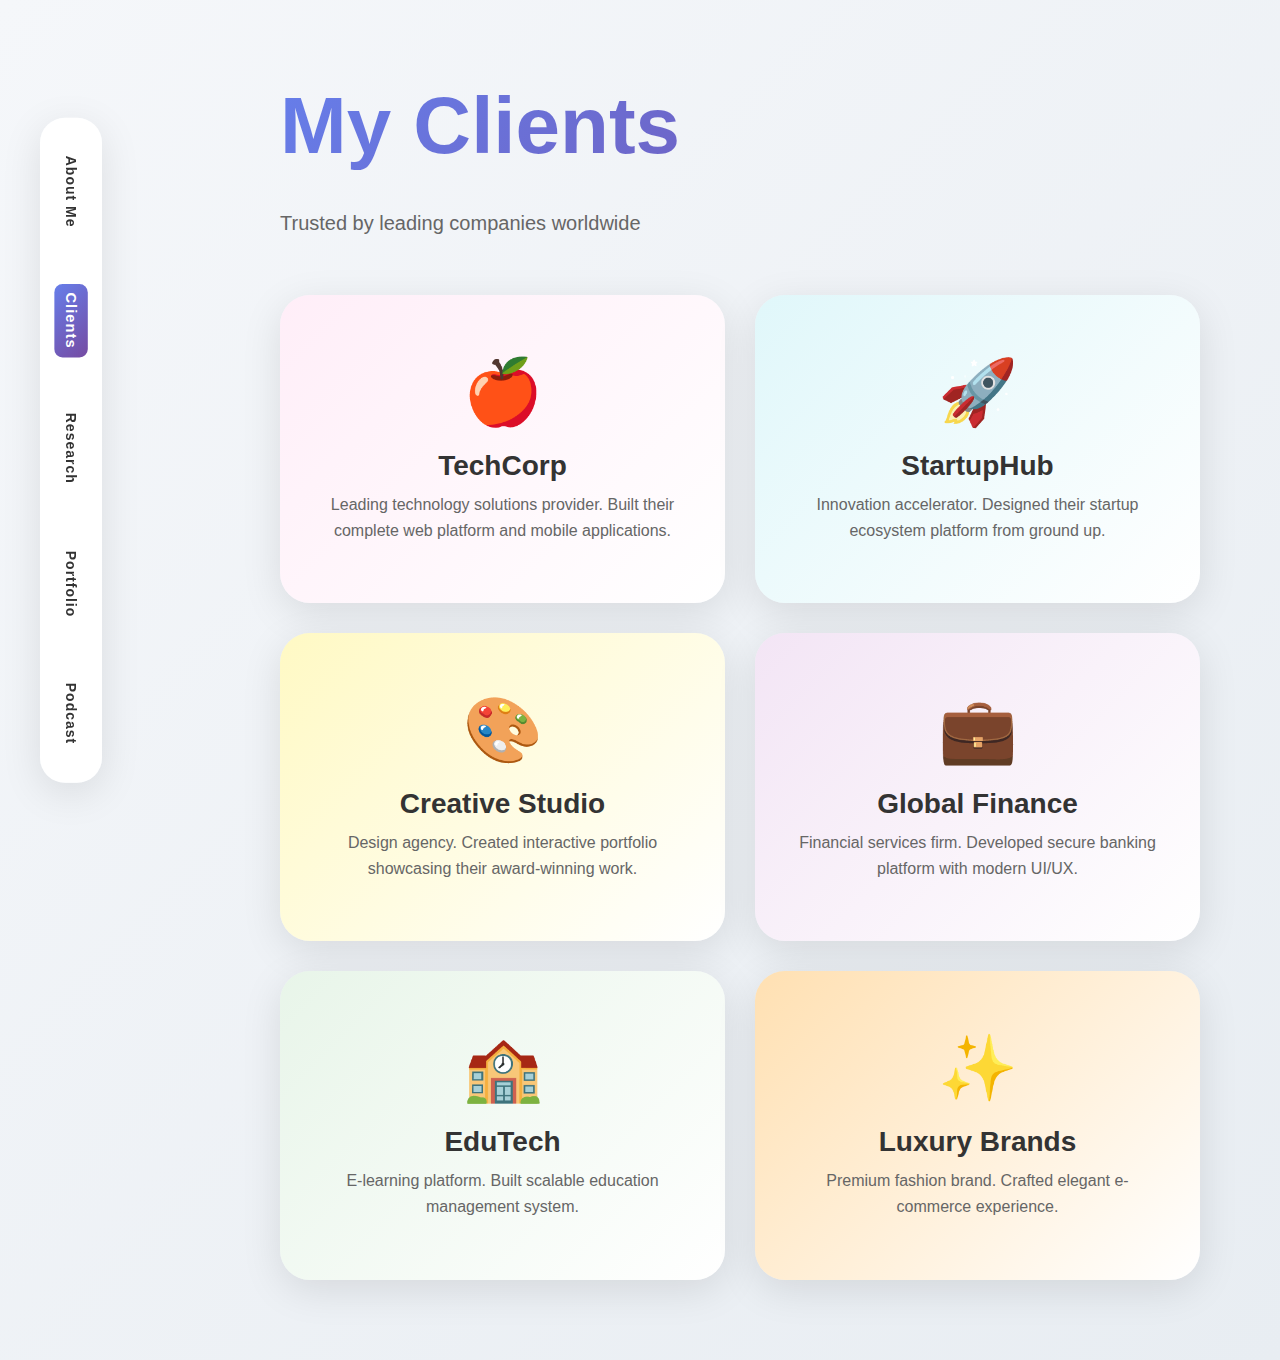
<file: clients.html>
<!DOCTYPE html>
<html lang="en">
<head>
    <meta charset="UTF-8">
    <meta name="viewport" content="width=device-width, initial-scale=1.0">
    <title>Clients - Vaibhav Shah</title>
    <link rel="stylesheet" href="style.css">
    <style>
        .page-content {
            margin-left: 200px;
            padding: 80px;
            max-width: 1400px;
        }
        
        .page-title {
            font-size: 80px;
            font-weight: 900;
            color: #000;
            margin-bottom: 40px;
            background: linear-gradient(135deg, #667eea 0%, #764ba2 100%);
            -webkit-background-clip: text;
            -webkit-text-fill-color: transparent;
        }
        
        .clients-grid {
            display: grid;
            grid-template-columns: repeat(auto-fit, minmax(300px, 1fr));
            gap: 30px;
            margin-top: 60px;
        }
        
        .client-card {
            background: #fff;
            padding: 60px 40px;
            border-radius: 30px;
            box-shadow: 0 10px 40px rgba(0, 0, 0, 0.1);
            transition: all 0.3s ease;
            text-align: center;
            cursor: pointer;
        }
        
        .client-card:hover {
            transform: translateY(-15px);
            box-shadow: 0 20px 60px rgba(0, 0, 0, 0.2);
        }
        
        .client-logo {
            font-size: 64px;
            margin-bottom: 20px;
        }
        
        .client-name {
            font-size: 28px;
            font-weight: 700;
            color: #333;
            margin-bottom: 10px;
        }
        
        .client-description {
            font-size: 16px;
            color: #666;
            line-height: 1.6;
        }
        
        .client-card:nth-child(1) { background: linear-gradient(135deg, #ffeef8 0%, #fff 100%); }
        .client-card:nth-child(2) { background: linear-gradient(135deg, #e0f7fa 0%, #fff 100%); }
        .client-card:nth-child(3) { background: linear-gradient(135deg, #fff9c4 0%, #fff 100%); }
        .client-card:nth-child(4) { background: linear-gradient(135deg, #f3e5f5 0%, #fff 100%); }
        .client-card:nth-child(5) { background: linear-gradient(135deg, #e8f5e9 0%, #fff 100%); }
        .client-card:nth-child(6) { background: linear-gradient(135deg, #ffe0b2 0%, #fff 100%); }
    </style>
</head>
<body>
    <nav class="sidebar-nav">
        <a href="aboutme.html" class="nav-item" data-testid="nav-about">About Me</a>
        <a href="clients.html" class="nav-item active" data-testid="nav-clients">Clients</a>
        <a href="research.html" class="nav-item" data-testid="nav-research">Research</a>
        <a href="index.html" class="nav-item" data-testid="nav-portfolio">Portfolio</a>
        <a href="podcast.html" class="nav-item" data-testid="nav-podcast">Podcast</a>
    </nav>

    <div class="page-content">
        <h1 class="page-title" data-testid="page-title">My Clients</h1>
        <p style="font-size: 20px; color: #666; margin-bottom: 20px;">Trusted by leading companies worldwide</p>
        
        <div class="clients-grid">
            <div class="client-card" data-testid="client-card-1">
                <div class="client-logo">🍎</div>
                <h3 class="client-name">TechCorp</h3>
                <p class="client-description">Leading technology solutions provider. Built their complete web platform and mobile applications.</p>
            </div>
            
            <div class="client-card" data-testid="client-card-2">
                <div class="client-logo">🚀</div>
                <h3 class="client-name">StartupHub</h3>
                <p class="client-description">Innovation accelerator. Designed their startup ecosystem platform from ground up.</p>
            </div>
            
            <div class="client-card" data-testid="client-card-3">
                <div class="client-logo">🎨</div>
                <h3 class="client-name">Creative Studio</h3>
                <p class="client-description">Design agency. Created interactive portfolio showcasing their award-winning work.</p>
            </div>
            
            <div class="client-card" data-testid="client-card-4">
                <div class="client-logo">💼</div>
                <h3 class="client-name">Global Finance</h3>
                <p class="client-description">Financial services firm. Developed secure banking platform with modern UI/UX.</p>
            </div>
            
            <div class="client-card" data-testid="client-card-5">
                <div class="client-logo">🏫</div>
                <h3 class="client-name">EduTech</h3>
                <p class="client-description">E-learning platform. Built scalable education management system.</p>
            </div>
            
            <div class="client-card" data-testid="client-card-6">
                <div class="client-logo">✨</div>
                <h3 class="client-name">Luxury Brands</h3>
                <p class="client-description">Premium fashion brand. Crafted elegant e-commerce experience.</p>
            </div>
        </div>
    </div>
    
    <script src="script.js"></script>
</body>
</html>
</file>
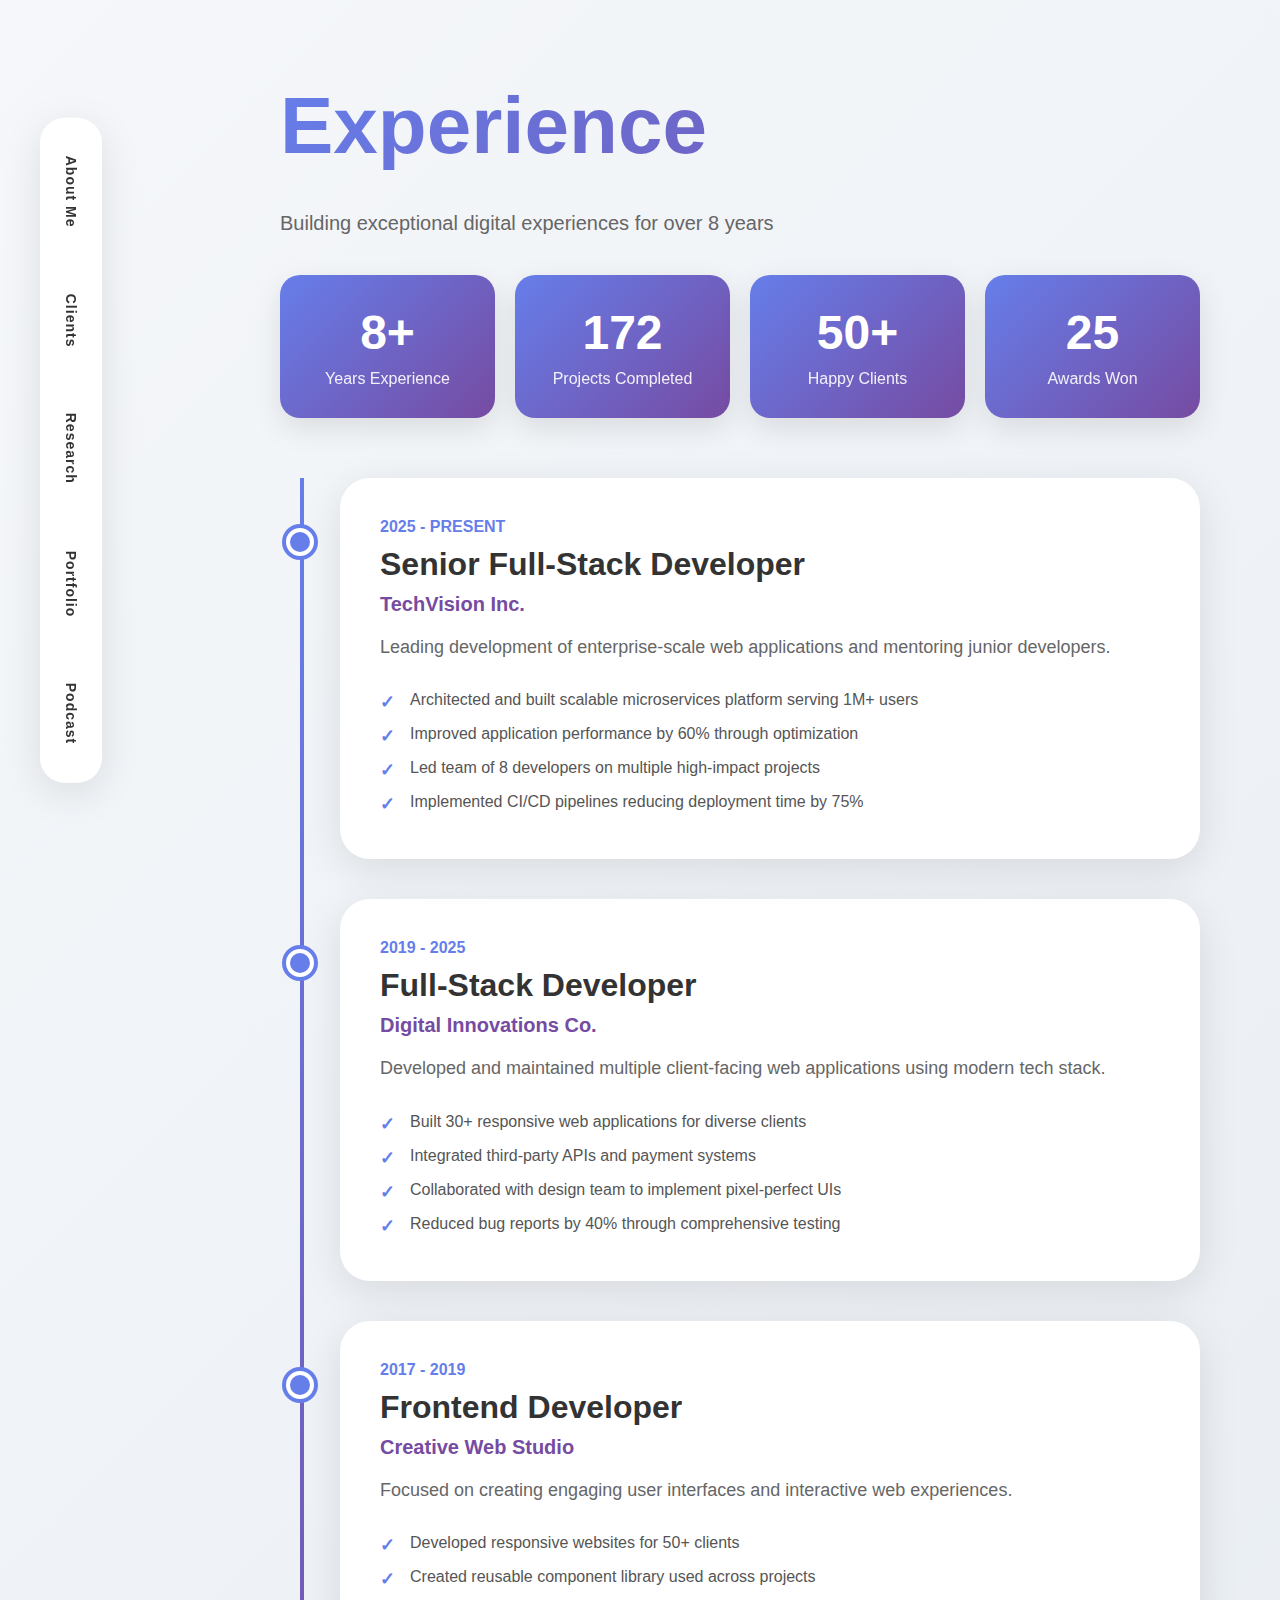
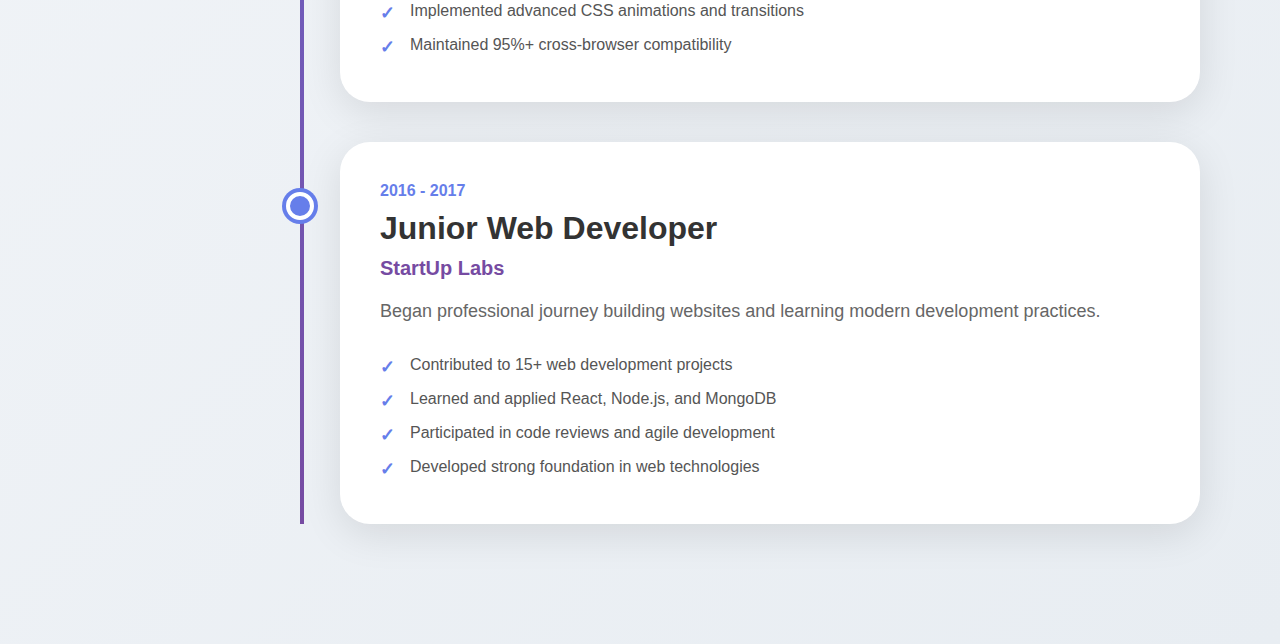
<file: experience.html>
<!DOCTYPE html>
<html lang="en">
<head>
    <meta charset="UTF-8">
    <meta name="viewport" content="width=device-width, initial-scale=1.0">
    <title>Experience - Vaibhav Shah</title>
    <link rel="stylesheet" href="style.css">
    <style>
        .page-content {
            margin-left: 200px;
            padding: 80px;
            max-width: 1200px;
        }
        
        .page-title {
            font-size: 80px;
            font-weight: 900;
            color: #000;
            margin-bottom: 40px;
            background: linear-gradient(135deg, #667eea 0%, #764ba2 100%);
            -webkit-background-clip: text;
            -webkit-text-fill-color: transparent;
        }
        
        .experience-timeline {
            margin-top: 60px;
            position: relative;
            padding-left: 60px;
        }
        
        .experience-timeline::before {
            content: '';
            position: absolute;
            left: 20px;
            top: 0;
            bottom: 0;
            width: 4px;
            background: linear-gradient(180deg, #667eea 0%, #764ba2 100%);
        }
        
        .experience-item {
            background: #fff;
            padding: 40px;
            border-radius: 30px;
            margin-bottom: 40px;
            box-shadow: 0 10px 40px rgba(0, 0, 0, 0.1);
            position: relative;
            transition: transform 0.3s ease;
        }
        
        .experience-item:hover {
            transform: translateX(10px);
        }
        
        .experience-item::before {
            content: '';
            position: absolute;
            left: -54px;
            top: 50px;
            width: 20px;
            height: 20px;
            background: #667eea;
            border-radius: 50%;
            border: 4px solid #fff;
            box-shadow: 0 0 0 4px #667eea;
        }
        
        .experience-period {
            font-size: 16px;
            font-weight: 700;
            color: #667eea;
            margin-bottom: 10px;
        }
        
        .experience-title {
            font-size: 32px;
            font-weight: 700;
            color: #333;
            margin-bottom: 10px;
        }
        
        .experience-company {
            font-size: 20px;
            font-weight: 600;
            color: #764ba2;
            margin-bottom: 15px;
        }
        
        .experience-description {
            font-size: 18px;
            line-height: 1.8;
            color: #666;
            margin-bottom: 20px;
        }
        
        .experience-achievements {
            list-style: none;
            margin-top: 15px;
        }
        
        .experience-achievements li {
            padding: 8px 0;
            padding-left: 30px;
            position: relative;
            color: #555;
        }
        
        .experience-achievements li::before {
            content: '✓';
            position: absolute;
            left: 0;
            color: #667eea;
            font-weight: 700;
            font-size: 18px;
        }
        
        .stats-summary {
            display: grid;
            grid-template-columns: repeat(auto-fit, minmax(200px, 1fr));
            gap: 20px;
            margin-bottom: 60px;
            margin-top: 40px;
        }
        
        .stat-box {
            background: linear-gradient(135deg, #667eea 0%, #764ba2 100%);
            padding: 30px;
            border-radius: 20px;
            text-align: center;
            color: #fff;
            box-shadow: 0 10px 30px rgba(0, 0, 0, 0.1);
        }
        
        .stat-box h3 {
            font-size: 48px;
            font-weight: 900;
            margin-bottom: 10px;
        }
        
        .stat-box p {
            font-size: 16px;
            opacity: 0.9;
        }
    </style>
</head>
<body>
    <nav class="sidebar-nav">
        <a href="aboutme.html" class="nav-item" data-testid="nav-about">About Me</a>
        <a href="clients.html" class="nav-item" data-testid="nav-clients">Clients</a>
        <a href="research.html" class="nav-item" data-testid="nav-research">Research</a>
        <a href="index.html" class="nav-item" data-testid="nav-portfolio">Portfolio</a>
        <a href="podcast.html" class="nav-item" data-testid="nav-podcast">Podcast</a>
    </nav>

    <div class="page-content">
        <h1 class="page-title" data-testid="page-title">Experience</h1>
        <p style="font-size: 20px; color: #666; margin-bottom: 20px;">Building exceptional digital experiences for over 8 years</p>
        
        <div class="stats-summary">
            <div class="stat-box" data-testid="stat-years">
                <h3>8+</h3>
                <p>Years Experience</p>
            </div>
            <div class="stat-box" data-testid="stat-projects">
                <h3>172</h3>
                <p>Projects Completed</p>
            </div>
            <div class="stat-box" data-testid="stat-clients">
                <h3>50+</h3>
                <p>Happy Clients</p>
            </div>
            <div class="stat-box" data-testid="stat-awards">
                <h3>25</h3>
                <p>Awards Won</p>
            </div>
        </div>
        
        <div class="experience-timeline">
            <div class="experience-item" data-testid="experience-item-1">
                <div class="experience-period">2025 - PRESENT</div>
                <h3 class="experience-title">Senior Full-Stack Developer</h3>
                <div class="experience-company">TechVision Inc.</div>
                <p class="experience-description">Leading development of enterprise-scale web applications and mentoring junior developers.</p>
                <ul class="experience-achievements">
                    <li>Architected and built scalable microservices platform serving 1M+ users</li>
                    <li>Improved application performance by 60% through optimization</li>
                    <li>Led team of 8 developers on multiple high-impact projects</li>
                    <li>Implemented CI/CD pipelines reducing deployment time by 75%</li>
                </ul>
            </div>
            
            <div class="experience-item" data-testid="experience-item-2">
                <div class="experience-period">2019 - 2025</div>
                <h3 class="experience-title">Full-Stack Developer</h3>
                <div class="experience-company">Digital Innovations Co.</div>
                <p class="experience-description">Developed and maintained multiple client-facing web applications using modern tech stack.</p>
                <ul class="experience-achievements">
                    <li>Built 30+ responsive web applications for diverse clients</li>
                    <li>Integrated third-party APIs and payment systems</li>
                    <li>Collaborated with design team to implement pixel-perfect UIs</li>
                    <li>Reduced bug reports by 40% through comprehensive testing</li>
                </ul>
            </div>
            
            <div class="experience-item" data-testid="experience-item-3">
                <div class="experience-period">2017 - 2019</div>
                <h3 class="experience-title">Frontend Developer</h3>
                <div class="experience-company">Creative Web Studio</div>
                <p class="experience-description">Focused on creating engaging user interfaces and interactive web experiences.</p>
                <ul class="experience-achievements">
                    <li>Developed responsive websites for 50+ clients</li>
                    <li>Created reusable component library used across projects</li>
                    <li>Implemented advanced CSS animations and transitions</li>
                    <li>Maintained 95%+ cross-browser compatibility</li>
                </ul>
            </div>
            
            <div class="experience-item" data-testid="experience-item-4">
                <div class="experience-period">2016 - 2017</div>
                <h3 class="experience-title">Junior Web Developer</h3>
                <div class="experience-company">StartUp Labs</div>
                <p class="experience-description">Began professional journey building websites and learning modern development practices.</p>
                <ul class="experience-achievements">
                    <li>Contributed to 15+ web development projects</li>
                    <li>Learned and applied React, Node.js, and MongoDB</li>
                    <li>Participated in code reviews and agile development</li>
                    <li>Developed strong foundation in web technologies</li>
                </ul>
            </div>
        </div>
    </div>
    
    <script src="script.js"></script>
</body>
</html>
</file>
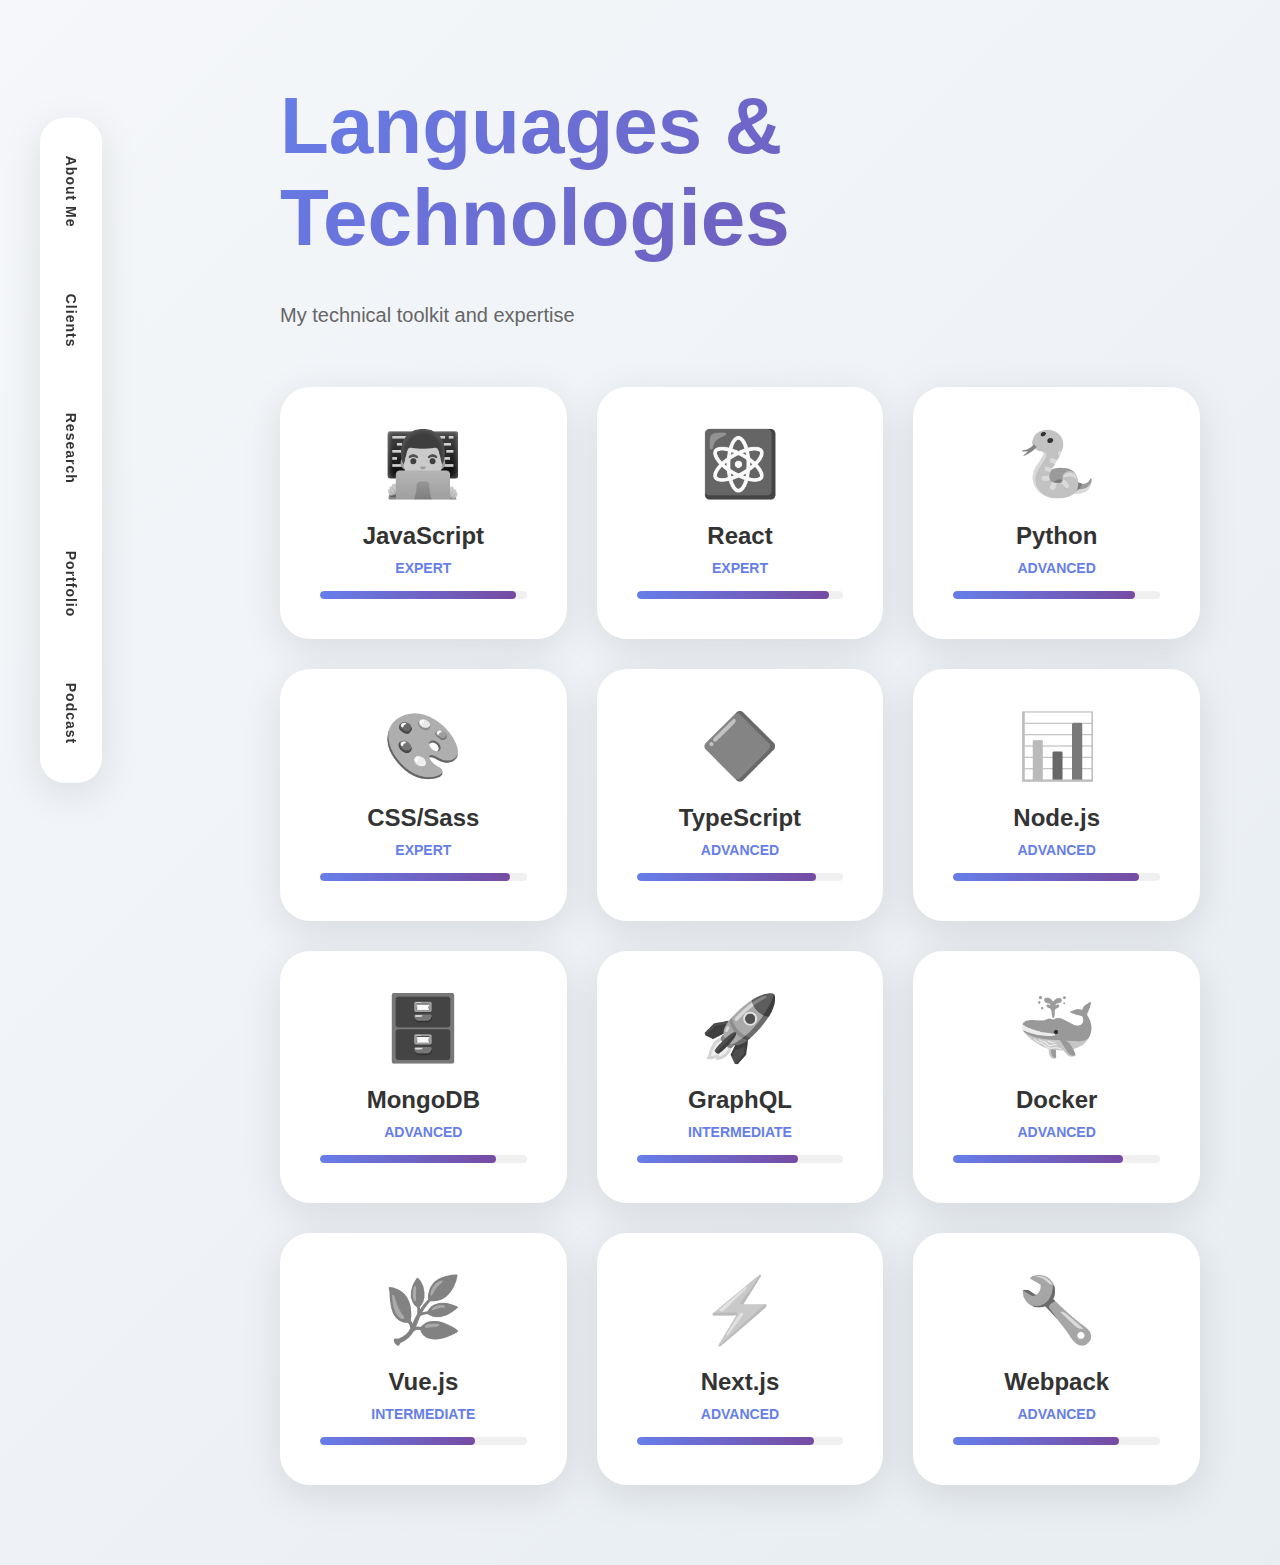
<file: languages.html>
<!DOCTYPE html>
<html lang="en">
<head>
    <meta charset="UTF-8">
    <meta name="viewport" content="width=device-width, initial-scale=1.0">
    <title>Languages - Vaibhav Shah</title>
    <link rel="stylesheet" href="style.css">
    <style>
        .page-content {
            margin-left: 200px;
            padding: 80px;
            max-width: 1400px;
        }
        
        .page-title {
            font-size: 80px;
            font-weight: 900;
            color: #000;
            margin-bottom: 40px;
            background: linear-gradient(135deg, #667eea 0%, #764ba2 100%);
            -webkit-background-clip: text;
            -webkit-text-fill-color: transparent;
        }
        
        .languages-grid {
            display: grid;
            grid-template-columns: repeat(auto-fit, minmax(250px, 1fr));
            gap: 30px;
            margin-top: 60px;
        }
        
        .language-card {
            background: #fff;
            padding: 40px;
            border-radius: 30px;
            box-shadow: 0 10px 40px rgba(0, 0, 0, 0.1);
            transition: all 0.3s ease;
            text-align: center;
            cursor: pointer;
            position: relative;
            overflow: hidden;
        }
        
        .language-card::before {
            content: '';
            position: absolute;
            top: 0;
            left: 0;
            width: 100%;
            height: 5px;
            background: linear-gradient(90deg, #667eea 0%, #764ba2 100%);
            transform: scaleX(0);
            transition: transform 0.3s ease;
        }
        
        .language-card:hover::before {
            transform: scaleX(1);
        }
        
        .language-card:hover {
            transform: translateY(-15px);
            box-shadow: 0 20px 60px rgba(0, 0, 0, 0.2);
        }
        
        .language-icon {
            font-size: 64px;
            margin-bottom: 20px;
            filter: grayscale(100%);
            transition: filter 0.3s ease;
        }
        
        .language-card:hover .language-icon {
            filter: grayscale(0%);
        }
        
        .language-name {
            font-size: 24px;
            font-weight: 700;
            color: #333;
            margin-bottom: 10px;
        }
        
        .language-level {
            font-size: 14px;
            color: #667eea;
            font-weight: 600;
            margin-bottom: 15px;
        }
        
        .progress-bar {
            width: 100%;
            height: 8px;
            background: #f0f0f0;
            border-radius: 10px;
            overflow: hidden;
        }
        
        .progress-fill {
            height: 100%;
            background: linear-gradient(90deg, #667eea 0%, #764ba2 100%);
            border-radius: 10px;
            transition: width 0.3s ease;
        }
    </style>
</head>
<body>
    <nav class="sidebar-nav">
        <a href="aboutme.html" class="nav-item" data-testid="nav-about">About Me</a>
        <a href="clients.html" class="nav-item" data-testid="nav-clients">Clients</a>
        <a href="research.html" class="nav-item" data-testid="nav-research">Research</a>
        <a href="index.html" class="nav-item" data-testid="nav-portfolio">Portfolio</a>
        <a href="podcast.html" class="nav-item" data-testid="nav-podcast">Podcast</a>
    </nav>

    <div class="page-content">
        <h1 class="page-title" data-testid="page-title">Languages & Technologies</h1>
        <p style="font-size: 20px; color: #666; margin-bottom: 20px;">My technical toolkit and expertise</p>
        
        <div class="languages-grid">
            <div class="language-card" data-testid="language-card-1">
                <div class="language-icon">👨‍💻</div>
                <h3 class="language-name">JavaScript</h3>
                <div class="language-level">EXPERT</div>
                <div class="progress-bar">
                    <div class="progress-fill" style="width: 95%;"></div>
                </div>
            </div>
            
            <div class="language-card" data-testid="language-card-2">
                <div class="language-icon">⚛️</div>
                <h3 class="language-name">React</h3>
                <div class="language-level">EXPERT</div>
                <div class="progress-bar">
                    <div class="progress-fill" style="width: 93%;"></div>
                </div>
            </div>
            
            <div class="language-card" data-testid="language-card-3">
                <div class="language-icon">🐍</div>
                <h3 class="language-name">Python</h3>
                <div class="language-level">ADVANCED</div>
                <div class="progress-bar">
                    <div class="progress-fill" style="width: 88%;"></div>
                </div>
            </div>
            
            <div class="language-card" data-testid="language-card-4">
                <div class="language-icon">🎨</div>
                <h3 class="language-name">CSS/Sass</h3>
                <div class="language-level">EXPERT</div>
                <div class="progress-bar">
                    <div class="progress-fill" style="width: 92%;"></div>
                </div>
            </div>
            
            <div class="language-card" data-testid="language-card-5">
                <div class="language-icon">🔷</div>
                <h3 class="language-name">TypeScript</h3>
                <div class="language-level">ADVANCED</div>
                <div class="progress-bar">
                    <div class="progress-fill" style="width: 87%;"></div>
                </div>
            </div>
            
            <div class="language-card" data-testid="language-card-6">
                <div class="language-icon">📊</div>
                <h3 class="language-name">Node.js</h3>
                <div class="language-level">ADVANCED</div>
                <div class="progress-bar">
                    <div class="progress-fill" style="width: 90%;"></div>
                </div>
            </div>
            
            <div class="language-card" data-testid="language-card-7">
                <div class="language-icon">🗄️</div>
                <h3 class="language-name">MongoDB</h3>
                <div class="language-level">ADVANCED</div>
                <div class="progress-bar">
                    <div class="progress-fill" style="width: 85%;"></div>
                </div>
            </div>
            
            <div class="language-card" data-testid="language-card-8">
                <div class="language-icon">🚀</div>
                <h3 class="language-name">GraphQL</h3>
                <div class="language-level">INTERMEDIATE</div>
                <div class="progress-bar">
                    <div class="progress-fill" style="width: 78%;"></div>
                </div>
            </div>
            
            <div class="language-card" data-testid="language-card-9">
                <div class="language-icon">🐳</div>
                <h3 class="language-name">Docker</h3>
                <div class="language-level">ADVANCED</div>
                <div class="progress-bar">
                    <div class="progress-fill" style="width: 82%;"></div>
                </div>
            </div>
            
            <div class="language-card" data-testid="language-card-10">
                <div class="language-icon">🌿</div>
                <h3 class="language-name">Vue.js</h3>
                <div class="language-level">INTERMEDIATE</div>
                <div class="progress-bar">
                    <div class="progress-fill" style="width: 75%;"></div>
                </div>
            </div>
            
            <div class="language-card" data-testid="language-card-11">
                <div class="language-icon">⚡</div>
                <h3 class="language-name">Next.js</h3>
                <div class="language-level">ADVANCED</div>
                <div class="progress-bar">
                    <div class="progress-fill" style="width: 86%;"></div>
                </div>
            </div>
            
            <div class="language-card" data-testid="language-card-12">
                <div class="language-icon">🔧</div>
                <h3 class="language-name">Webpack</h3>
                <div class="language-level">ADVANCED</div>
                <div class="progress-bar">
                    <div class="progress-fill" style="width: 80%;"></div>
                </div>
            </div>
        </div>
    </div>
    
    <script src="script.js"></script>
</body>
</html>
</file>
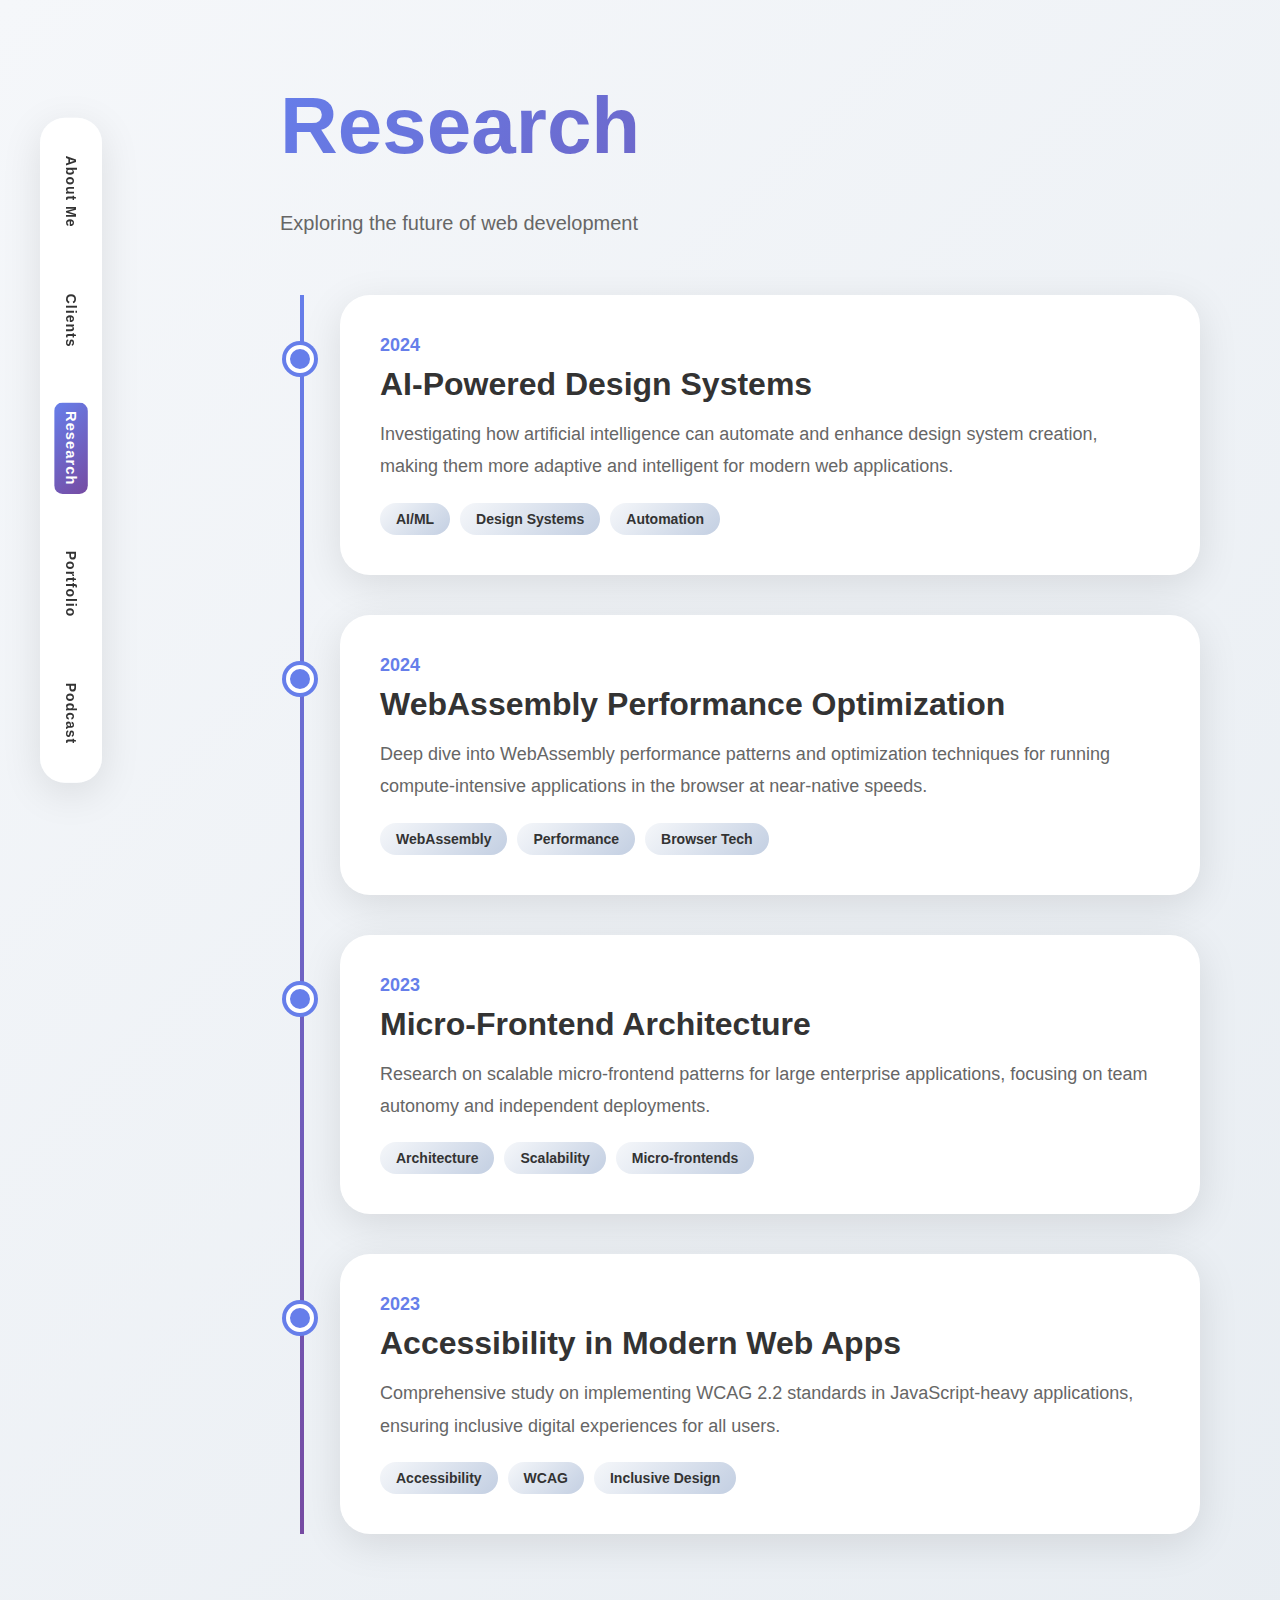
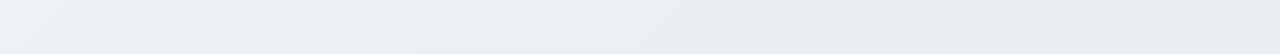
<file: research.html>
<!DOCTYPE html>
<html lang="en">
<head>
    <meta charset="UTF-8">
    <meta name="viewport" content="width=device-width, initial-scale=1.0">
    <title>Research - Jon Daniel</title>
    <link rel="stylesheet" href="style.css">
    <style>
        .page-content {
            margin-left: 200px;
            padding: 80px;
            max-width: 1200px;
        }
        
        .page-title {
            font-size: 80px;
            font-weight: 900;
            color: #000;
            margin-bottom: 40px;
            background: linear-gradient(135deg, #667eea 0%, #764ba2 100%);
            -webkit-background-clip: text;
            -webkit-text-fill-color: transparent;
        }
        
        .research-timeline {
            margin-top: 60px;
            position: relative;
            padding-left: 60px;
        }
        
        .research-timeline::before {
            content: '';
            position: absolute;
            left: 20px;
            top: 0;
            bottom: 0;
            width: 4px;
            background: linear-gradient(180deg, #667eea 0%, #764ba2 100%);
        }
        
        .research-item {
            background: #fff;
            padding: 40px;
            border-radius: 30px;
            margin-bottom: 40px;
            box-shadow: 0 10px 40px rgba(0, 0, 0, 0.1);
            position: relative;
            transition: transform 0.3s ease;
        }
        
        .research-item:hover {
            transform: translateX(10px);
        }
        
        .research-item::before {
            content: '';
            position: absolute;
            left: -54px;
            top: 50px;
            width: 20px;
            height: 20px;
            background: #667eea;
            border-radius: 50%;
            border: 4px solid #fff;
            box-shadow: 0 0 0 4px #667eea;
        }
        
        .research-year {
            font-size: 18px;
            font-weight: 700;
            color: #667eea;
            margin-bottom: 10px;
        }
        
        .research-title {
            font-size: 32px;
            font-weight: 700;
            color: #333;
            margin-bottom: 15px;
        }
        
        .research-description {
            font-size: 18px;
            line-height: 1.8;
            color: #666;
        }
        
        .research-tags {
            display: flex;
            gap: 10px;
            flex-wrap: wrap;
            margin-top: 20px;
        }
        
        .tag {
            padding: 8px 16px;
            background: linear-gradient(135deg, #f5f7fa 0%, #c3cfe2 100%);
            border-radius: 20px;
            font-size: 14px;
            font-weight: 600;
            color: #333;
        }
    </style>
</head>
<body>
    <nav class="sidebar-nav">
        <a href="aboutme.html" class="nav-item" data-testid="nav-about">About Me</a>
        <a href="clients.html" class="nav-item" data-testid="nav-clients">Clients</a>
        <a href="research.html" class="nav-item active" data-testid="nav-research">Research</a>
        <a href="index.html" class="nav-item" data-testid="nav-portfolio">Portfolio</a>
        <a href="podcast.html" class="nav-item" data-testid="nav-podcast">Podcast</a>
    </nav>

    <div class="page-content">
        <h1 class="page-title" data-testid="page-title">Research</h1>
        <p style="font-size: 20px; color: #666; margin-bottom: 20px;">Exploring the future of web development</p>
        
        <div class="research-timeline">
            <div class="research-item" data-testid="research-item-1">
                <div class="research-year">2024</div>
                <h3 class="research-title">AI-Powered Design Systems</h3>
                <p class="research-description">Investigating how artificial intelligence can automate and enhance design system creation, making them more adaptive and intelligent for modern web applications.</p>
                <div class="research-tags">
                    <span class="tag">AI/ML</span>
                    <span class="tag">Design Systems</span>
                    <span class="tag">Automation</span>
                </div>
            </div>
            
            <div class="research-item" data-testid="research-item-2">
                <div class="research-year">2024</div>
                <h3 class="research-title">WebAssembly Performance Optimization</h3>
                <p class="research-description">Deep dive into WebAssembly performance patterns and optimization techniques for running compute-intensive applications in the browser at near-native speeds.</p>
                <div class="research-tags">
                    <span class="tag">WebAssembly</span>
                    <span class="tag">Performance</span>
                    <span class="tag">Browser Tech</span>
                </div>
            </div>
            
            <div class="research-item" data-testid="research-item-3">
                <div class="research-year">2023</div>
                <h3 class="research-title">Micro-Frontend Architecture</h3>
                <p class="research-description">Research on scalable micro-frontend patterns for large enterprise applications, focusing on team autonomy and independent deployments.</p>
                <div class="research-tags">
                    <span class="tag">Architecture</span>
                    <span class="tag">Scalability</span>
                    <span class="tag">Micro-frontends</span>
                </div>
            </div>
            
            <div class="research-item" data-testid="research-item-4">
                <div class="research-year">2023</div>
                <h3 class="research-title">Accessibility in Modern Web Apps</h3>
                <p class="research-description">Comprehensive study on implementing WCAG 2.2 standards in JavaScript-heavy applications, ensuring inclusive digital experiences for all users.</p>
                <div class="research-tags">
                    <span class="tag">Accessibility</span>
                    <span class="tag">WCAG</span>
                    <span class="tag">Inclusive Design</span>
                </div>
            </div>
        </div>
    </div>
    
    <script src="script.js"></script>
</body>
</html>
</file>
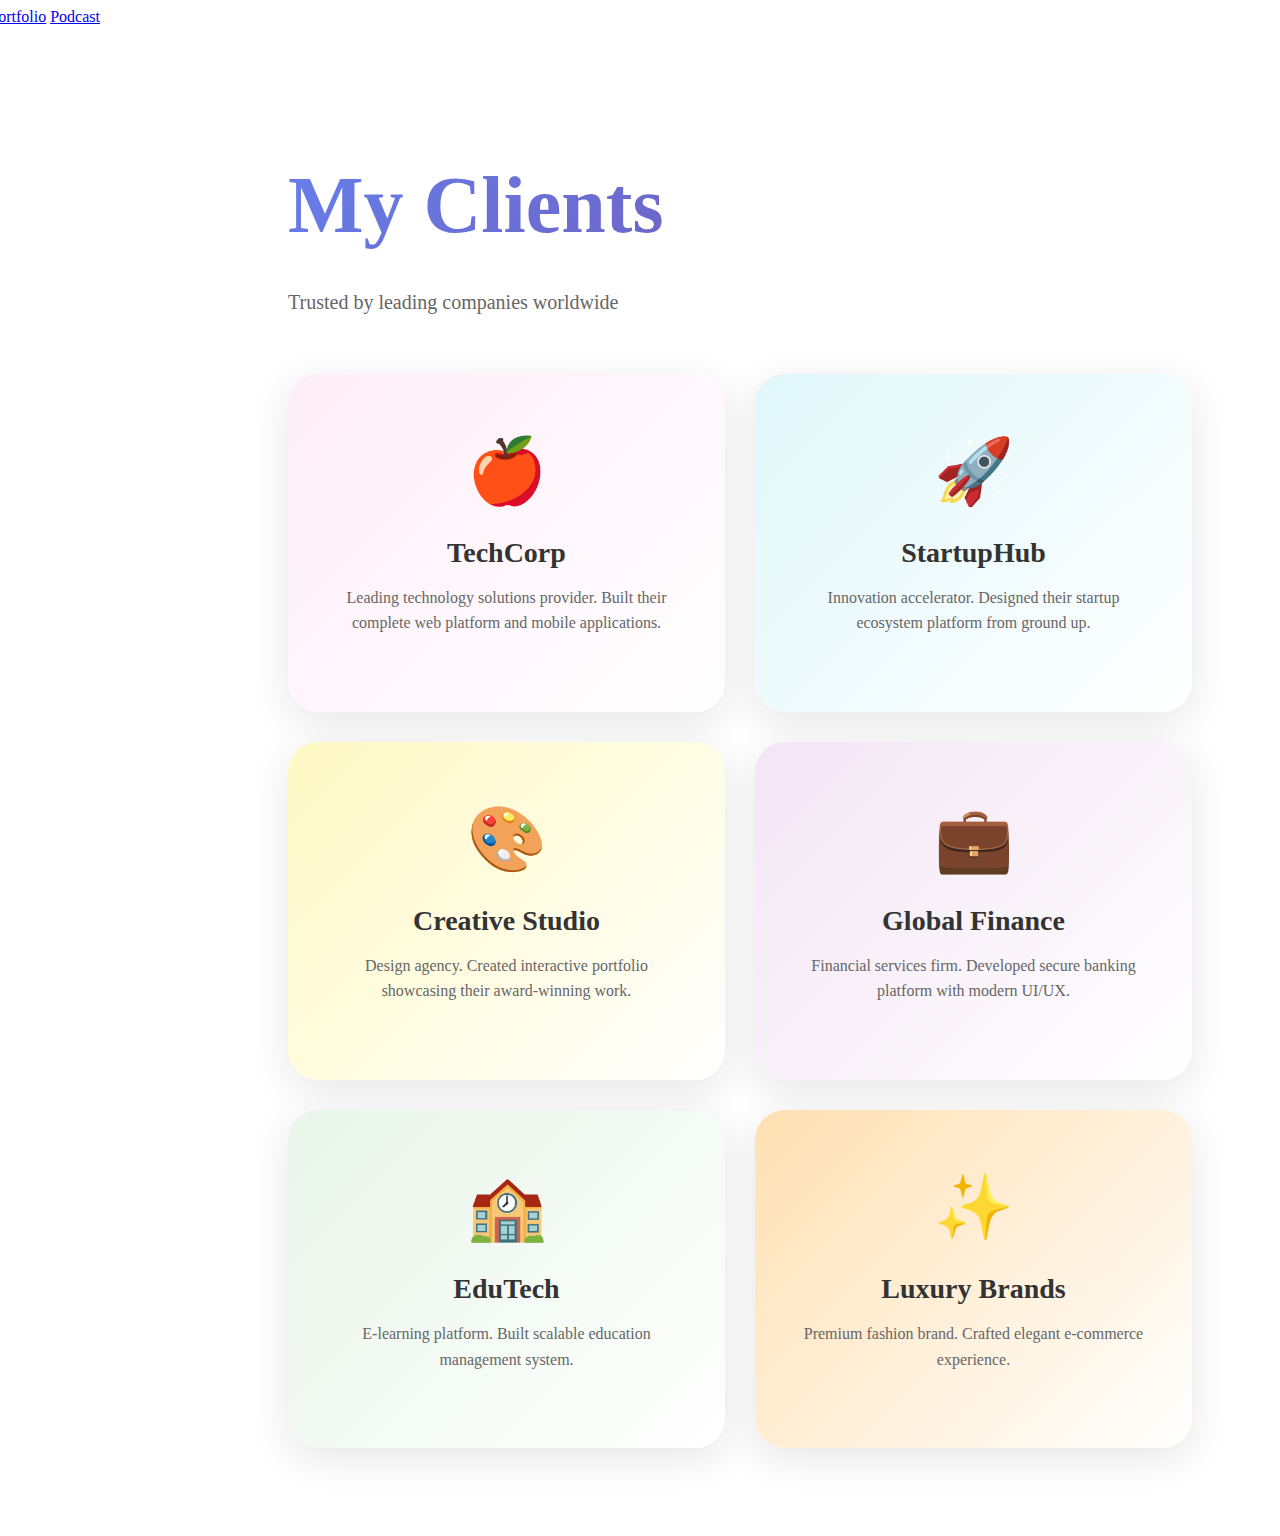
<file: web devloper/clients.html>
<!DOCTYPE html>
<html lang="en">
<head>
    <meta charset="UTF-8">
    <meta name="viewport" content="width=device-width, initial-scale=1.0">
    <title>Clients - Jon Daniel</title>
    <link rel="stylesheet" href="style.css">
    <style>
        .page-content {
            margin-left: 200px;
            padding: 80px;
            max-width: 1400px;
        }
        
        .page-title {
            font-size: 80px;
            font-weight: 900;
            color: #000;
            margin-bottom: 40px;
            background: linear-gradient(135deg, #667eea 0%, #764ba2 100%);
            -webkit-background-clip: text;
            -webkit-text-fill-color: transparent;
        }
        
        .clients-grid {
            display: grid;
            grid-template-columns: repeat(auto-fit, minmax(300px, 1fr));
            gap: 30px;
            margin-top: 60px;
        }
        
        .client-card {
            background: #fff;
            padding: 60px 40px;
            border-radius: 30px;
            box-shadow: 0 10px 40px rgba(0, 0, 0, 0.1);
            transition: all 0.3s ease;
            text-align: center;
            cursor: pointer;
        }
        
        .client-card:hover {
            transform: translateY(-15px);
            box-shadow: 0 20px 60px rgba(0, 0, 0, 0.2);
        }
        
        .client-logo {
            font-size: 64px;
            margin-bottom: 20px;
        }
        
        .client-name {
            font-size: 28px;
            font-weight: 700;
            color: #333;
            margin-bottom: 10px;
        }
        
        .client-description {
            font-size: 16px;
            color: #666;
            line-height: 1.6;
        }
        
        .client-card:nth-child(1) { background: linear-gradient(135deg, #ffeef8 0%, #fff 100%); }
        .client-card:nth-child(2) { background: linear-gradient(135deg, #e0f7fa 0%, #fff 100%); }
        .client-card:nth-child(3) { background: linear-gradient(135deg, #fff9c4 0%, #fff 100%); }
        .client-card:nth-child(4) { background: linear-gradient(135deg, #f3e5f5 0%, #fff 100%); }
        .client-card:nth-child(5) { background: linear-gradient(135deg, #e8f5e9 0%, #fff 100%); }
        .client-card:nth-child(6) { background: linear-gradient(135deg, #ffe0b2 0%, #fff 100%); }
    </style>
</head>
<body>
    <nav class="sidebar-nav">
        <a href="aboutme.html" class="nav-item" data-testid="nav-about">About Me</a>
        <a href="clients.html" class="nav-item active" data-testid="nav-clients">Clients</a>
        <a href="research.html" class="nav-item" data-testid="nav-research">Research</a>
        <a href="index.html" class="nav-item" data-testid="nav-portfolio">Portfolio</a>
        <a href="podcast.html" class="nav-item" data-testid="nav-podcast">Podcast</a>
    </nav>

    <div class="page-content">
        <h1 class="page-title" data-testid="page-title">My Clients</h1>
        <p style="font-size: 20px; color: #666; margin-bottom: 20px;">Trusted by leading companies worldwide</p>
        
        <div class="clients-grid">
            <div class="client-card" data-testid="client-card-1">
                <div class="client-logo">🍎</div>
                <h3 class="client-name">TechCorp</h3>
                <p class="client-description">Leading technology solutions provider. Built their complete web platform and mobile applications.</p>
            </div>
            
            <div class="client-card" data-testid="client-card-2">
                <div class="client-logo">🚀</div>
                <h3 class="client-name">StartupHub</h3>
                <p class="client-description">Innovation accelerator. Designed their startup ecosystem platform from ground up.</p>
            </div>
            
            <div class="client-card" data-testid="client-card-3">
                <div class="client-logo">🎨</div>
                <h3 class="client-name">Creative Studio</h3>
                <p class="client-description">Design agency. Created interactive portfolio showcasing their award-winning work.</p>
            </div>
            
            <div class="client-card" data-testid="client-card-4">
                <div class="client-logo">💼</div>
                <h3 class="client-name">Global Finance</h3>
                <p class="client-description">Financial services firm. Developed secure banking platform with modern UI/UX.</p>
            </div>
            
            <div class="client-card" data-testid="client-card-5">
                <div class="client-logo">🏫</div>
                <h3 class="client-name">EduTech</h3>
                <p class="client-description">E-learning platform. Built scalable education management system.</p>
            </div>
            
            <div class="client-card" data-testid="client-card-6">
                <div class="client-logo">✨</div>
                <h3 class="client-name">Luxury Brands</h3>
                <p class="client-description">Premium fashion brand. Crafted elegant e-commerce experience.</p>
            </div>
        </div>
    </div>
    
    <script src="script.js"></script>
</body>
</html>
</file>
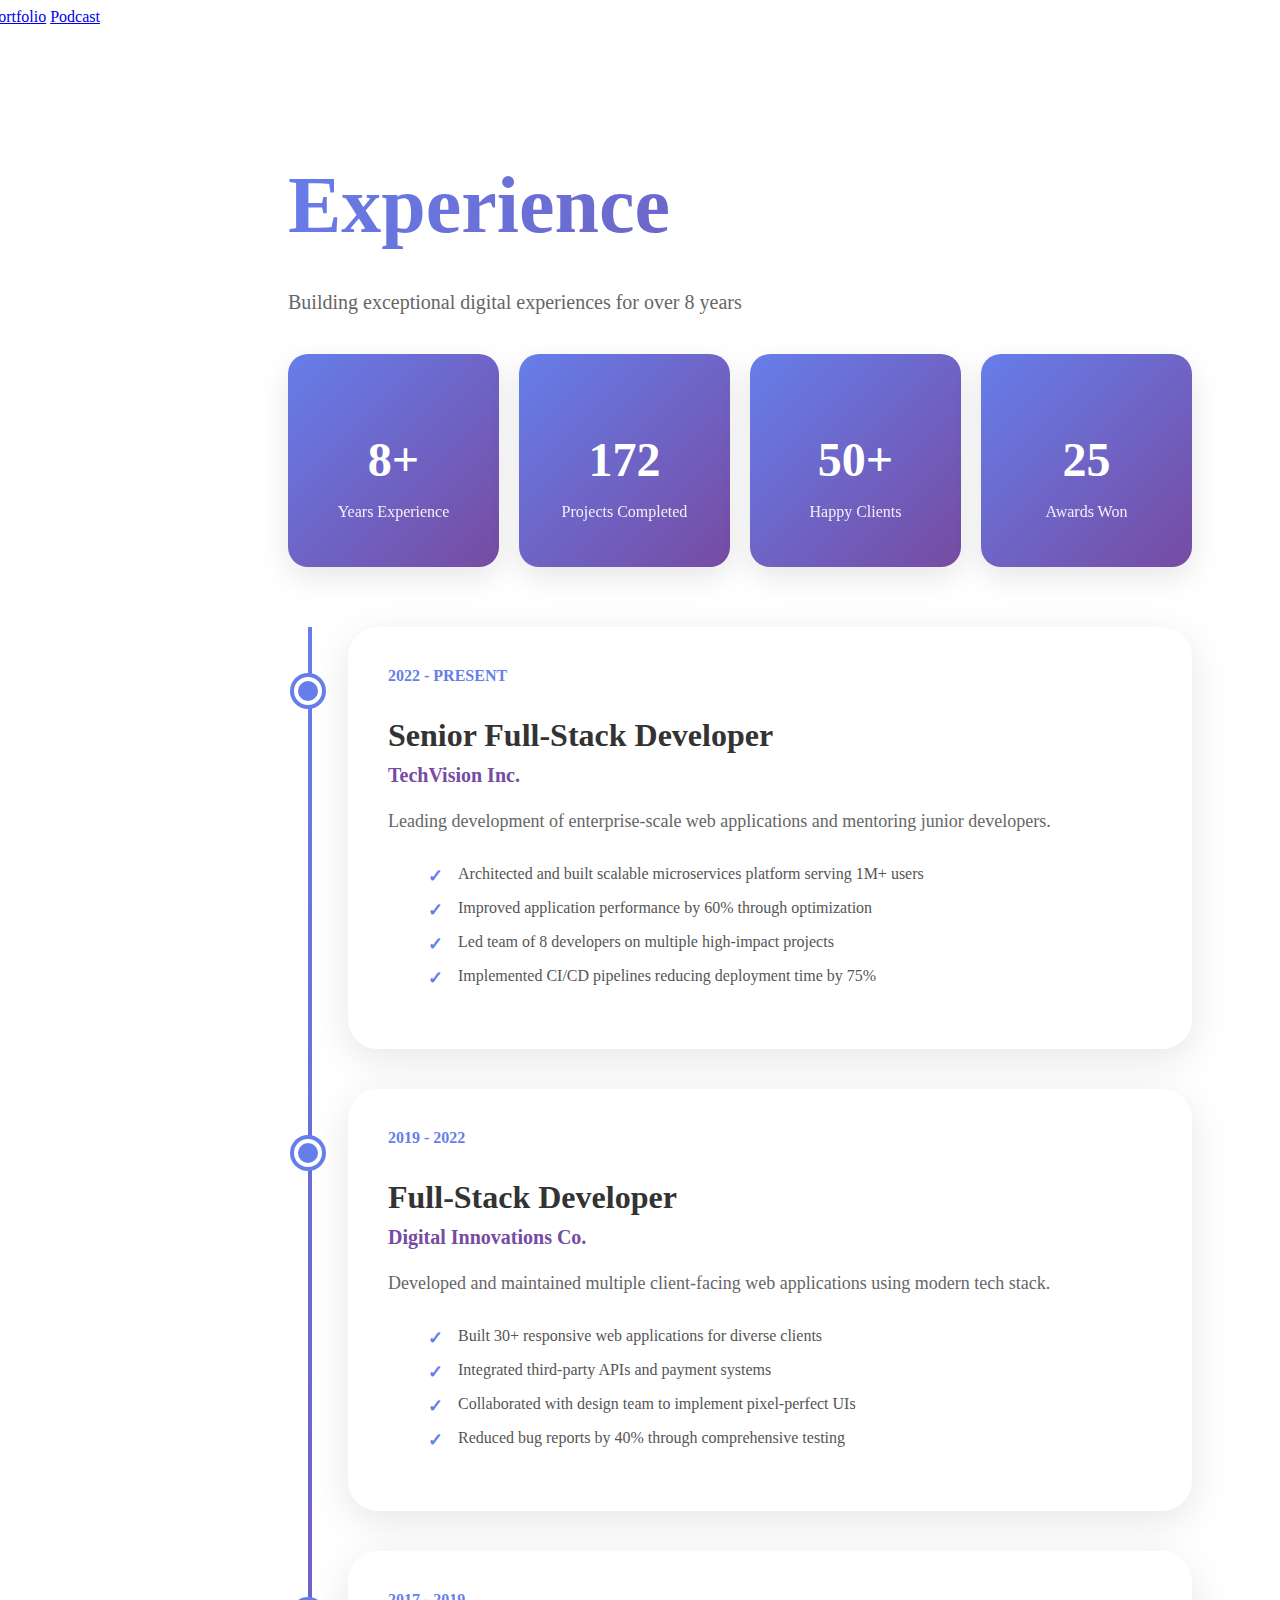
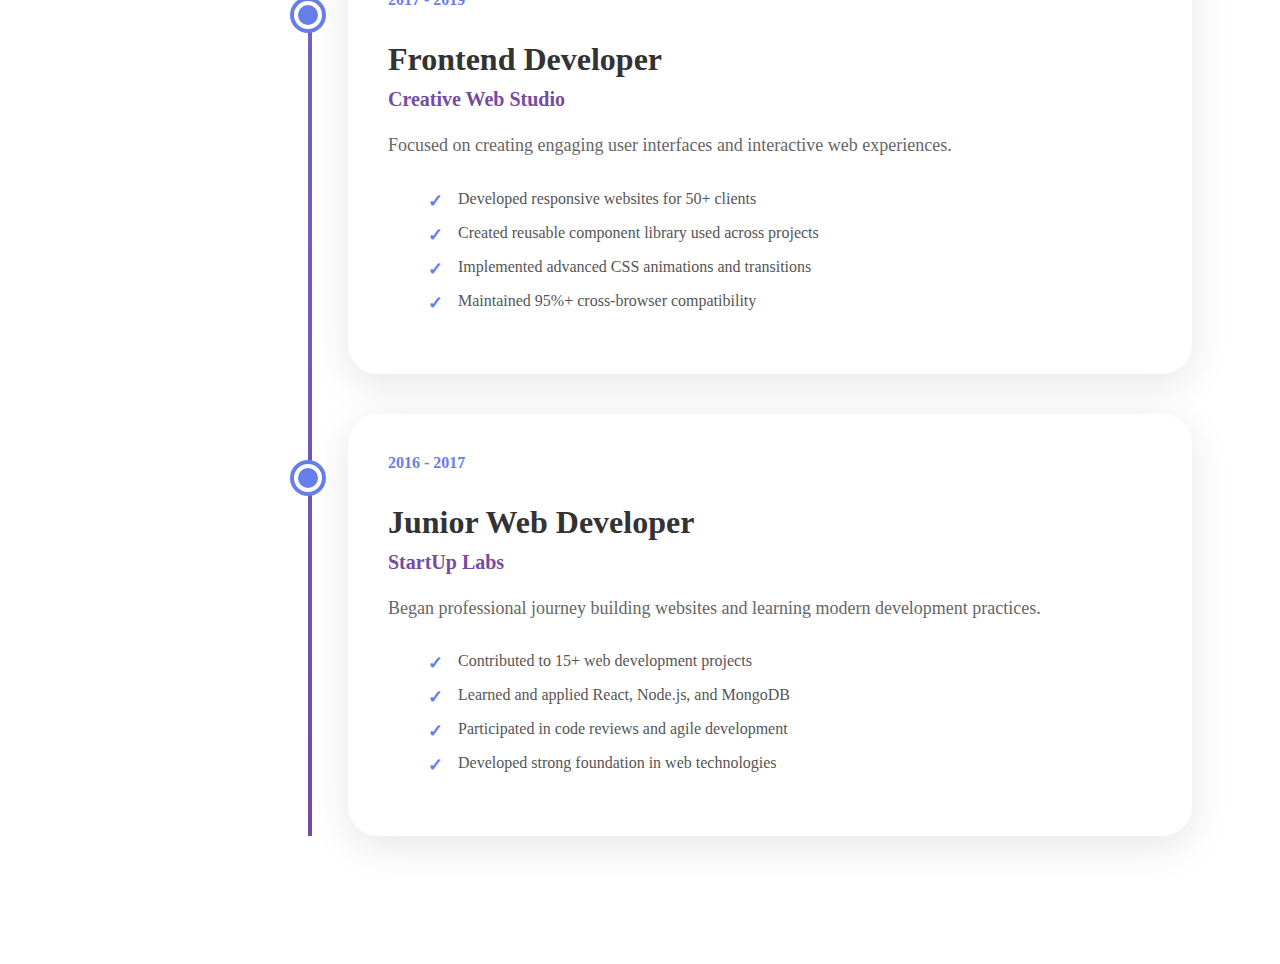
<file: web devloper/experience.html>
<!DOCTYPE html>
<html lang="en">
<head>
    <meta charset="UTF-8">
    <meta name="viewport" content="width=device-width, initial-scale=1.0">
    <title>Experience - Jon Daniel</title>
    <link rel="stylesheet" href="style.css">
    <style>
        .page-content {
            margin-left: 200px;
            padding: 80px;
            max-width: 1200px;
        }
        
        .page-title {
            font-size: 80px;
            font-weight: 900;
            color: #000;
            margin-bottom: 40px;
            background: linear-gradient(135deg, #667eea 0%, #764ba2 100%);
            -webkit-background-clip: text;
            -webkit-text-fill-color: transparent;
        }
        
        .experience-timeline {
            margin-top: 60px;
            position: relative;
            padding-left: 60px;
        }
        
        .experience-timeline::before {
            content: '';
            position: absolute;
            left: 20px;
            top: 0;
            bottom: 0;
            width: 4px;
            background: linear-gradient(180deg, #667eea 0%, #764ba2 100%);
        }
        
        .experience-item {
            background: #fff;
            padding: 40px;
            border-radius: 30px;
            margin-bottom: 40px;
            box-shadow: 0 10px 40px rgba(0, 0, 0, 0.1);
            position: relative;
            transition: transform 0.3s ease;
        }
        
        .experience-item:hover {
            transform: translateX(10px);
        }
        
        .experience-item::before {
            content: '';
            position: absolute;
            left: -54px;
            top: 50px;
            width: 20px;
            height: 20px;
            background: #667eea;
            border-radius: 50%;
            border: 4px solid #fff;
            box-shadow: 0 0 0 4px #667eea;
        }
        
        .experience-period {
            font-size: 16px;
            font-weight: 700;
            color: #667eea;
            margin-bottom: 10px;
        }
        
        .experience-title {
            font-size: 32px;
            font-weight: 700;
            color: #333;
            margin-bottom: 10px;
        }
        
        .experience-company {
            font-size: 20px;
            font-weight: 600;
            color: #764ba2;
            margin-bottom: 15px;
        }
        
        .experience-description {
            font-size: 18px;
            line-height: 1.8;
            color: #666;
            margin-bottom: 20px;
        }
        
        .experience-achievements {
            list-style: none;
            margin-top: 15px;
        }
        
        .experience-achievements li {
            padding: 8px 0;
            padding-left: 30px;
            position: relative;
            color: #555;
        }
        
        .experience-achievements li::before {
            content: '✓';
            position: absolute;
            left: 0;
            color: #667eea;
            font-weight: 700;
            font-size: 18px;
        }
        
        .stats-summary {
            display: grid;
            grid-template-columns: repeat(auto-fit, minmax(200px, 1fr));
            gap: 20px;
            margin-bottom: 60px;
            margin-top: 40px;
        }
        
        .stat-box {
            background: linear-gradient(135deg, #667eea 0%, #764ba2 100%);
            padding: 30px;
            border-radius: 20px;
            text-align: center;
            color: #fff;
            box-shadow: 0 10px 30px rgba(0, 0, 0, 0.1);
        }
        
        .stat-box h3 {
            font-size: 48px;
            font-weight: 900;
            margin-bottom: 10px;
        }
        
        .stat-box p {
            font-size: 16px;
            opacity: 0.9;
        }
    </style>
</head>
<body>
    <nav class="sidebar-nav">
        <a href="aboutme.html" class="nav-item" data-testid="nav-about">About Me</a>
        <a href="clients.html" class="nav-item" data-testid="nav-clients">Clients</a>
        <a href="research.html" class="nav-item" data-testid="nav-research">Research</a>
        <a href="index.html" class="nav-item" data-testid="nav-portfolio">Portfolio</a>
        <a href="podcast.html" class="nav-item" data-testid="nav-podcast">Podcast</a>
    </nav>

    <div class="page-content">
        <h1 class="page-title" data-testid="page-title">Experience</h1>
        <p style="font-size: 20px; color: #666; margin-bottom: 20px;">Building exceptional digital experiences for over 8 years</p>
        
        <div class="stats-summary">
            <div class="stat-box" data-testid="stat-years">
                <h3>8+</h3>
                <p>Years Experience</p>
            </div>
            <div class="stat-box" data-testid="stat-projects">
                <h3>172</h3>
                <p>Projects Completed</p>
            </div>
            <div class="stat-box" data-testid="stat-clients">
                <h3>50+</h3>
                <p>Happy Clients</p>
            </div>
            <div class="stat-box" data-testid="stat-awards">
                <h3>25</h3>
                <p>Awards Won</p>
            </div>
        </div>
        
        <div class="experience-timeline">
            <div class="experience-item" data-testid="experience-item-1">
                <div class="experience-period">2022 - PRESENT</div>
                <h3 class="experience-title">Senior Full-Stack Developer</h3>
                <div class="experience-company">TechVision Inc.</div>
                <p class="experience-description">Leading development of enterprise-scale web applications and mentoring junior developers.</p>
                <ul class="experience-achievements">
                    <li>Architected and built scalable microservices platform serving 1M+ users</li>
                    <li>Improved application performance by 60% through optimization</li>
                    <li>Led team of 8 developers on multiple high-impact projects</li>
                    <li>Implemented CI/CD pipelines reducing deployment time by 75%</li>
                </ul>
            </div>
            
            <div class="experience-item" data-testid="experience-item-2">
                <div class="experience-period">2019 - 2022</div>
                <h3 class="experience-title">Full-Stack Developer</h3>
                <div class="experience-company">Digital Innovations Co.</div>
                <p class="experience-description">Developed and maintained multiple client-facing web applications using modern tech stack.</p>
                <ul class="experience-achievements">
                    <li>Built 30+ responsive web applications for diverse clients</li>
                    <li>Integrated third-party APIs and payment systems</li>
                    <li>Collaborated with design team to implement pixel-perfect UIs</li>
                    <li>Reduced bug reports by 40% through comprehensive testing</li>
                </ul>
            </div>
            
            <div class="experience-item" data-testid="experience-item-3">
                <div class="experience-period">2017 - 2019</div>
                <h3 class="experience-title">Frontend Developer</h3>
                <div class="experience-company">Creative Web Studio</div>
                <p class="experience-description">Focused on creating engaging user interfaces and interactive web experiences.</p>
                <ul class="experience-achievements">
                    <li>Developed responsive websites for 50+ clients</li>
                    <li>Created reusable component library used across projects</li>
                    <li>Implemented advanced CSS animations and transitions</li>
                    <li>Maintained 95%+ cross-browser compatibility</li>
                </ul>
            </div>
            
            <div class="experience-item" data-testid="experience-item-4">
                <div class="experience-period">2016 - 2017</div>
                <h3 class="experience-title">Junior Web Developer</h3>
                <div class="experience-company">StartUp Labs</div>
                <p class="experience-description">Began professional journey building websites and learning modern development practices.</p>
                <ul class="experience-achievements">
                    <li>Contributed to 15+ web development projects</li>
                    <li>Learned and applied React, Node.js, and MongoDB</li>
                    <li>Participated in code reviews and agile development</li>
                    <li>Developed strong foundation in web technologies</li>
                </ul>
            </div>
        </div>
    </div>
    
    <script src="script.js"></script>
</body>
</html>
</file>
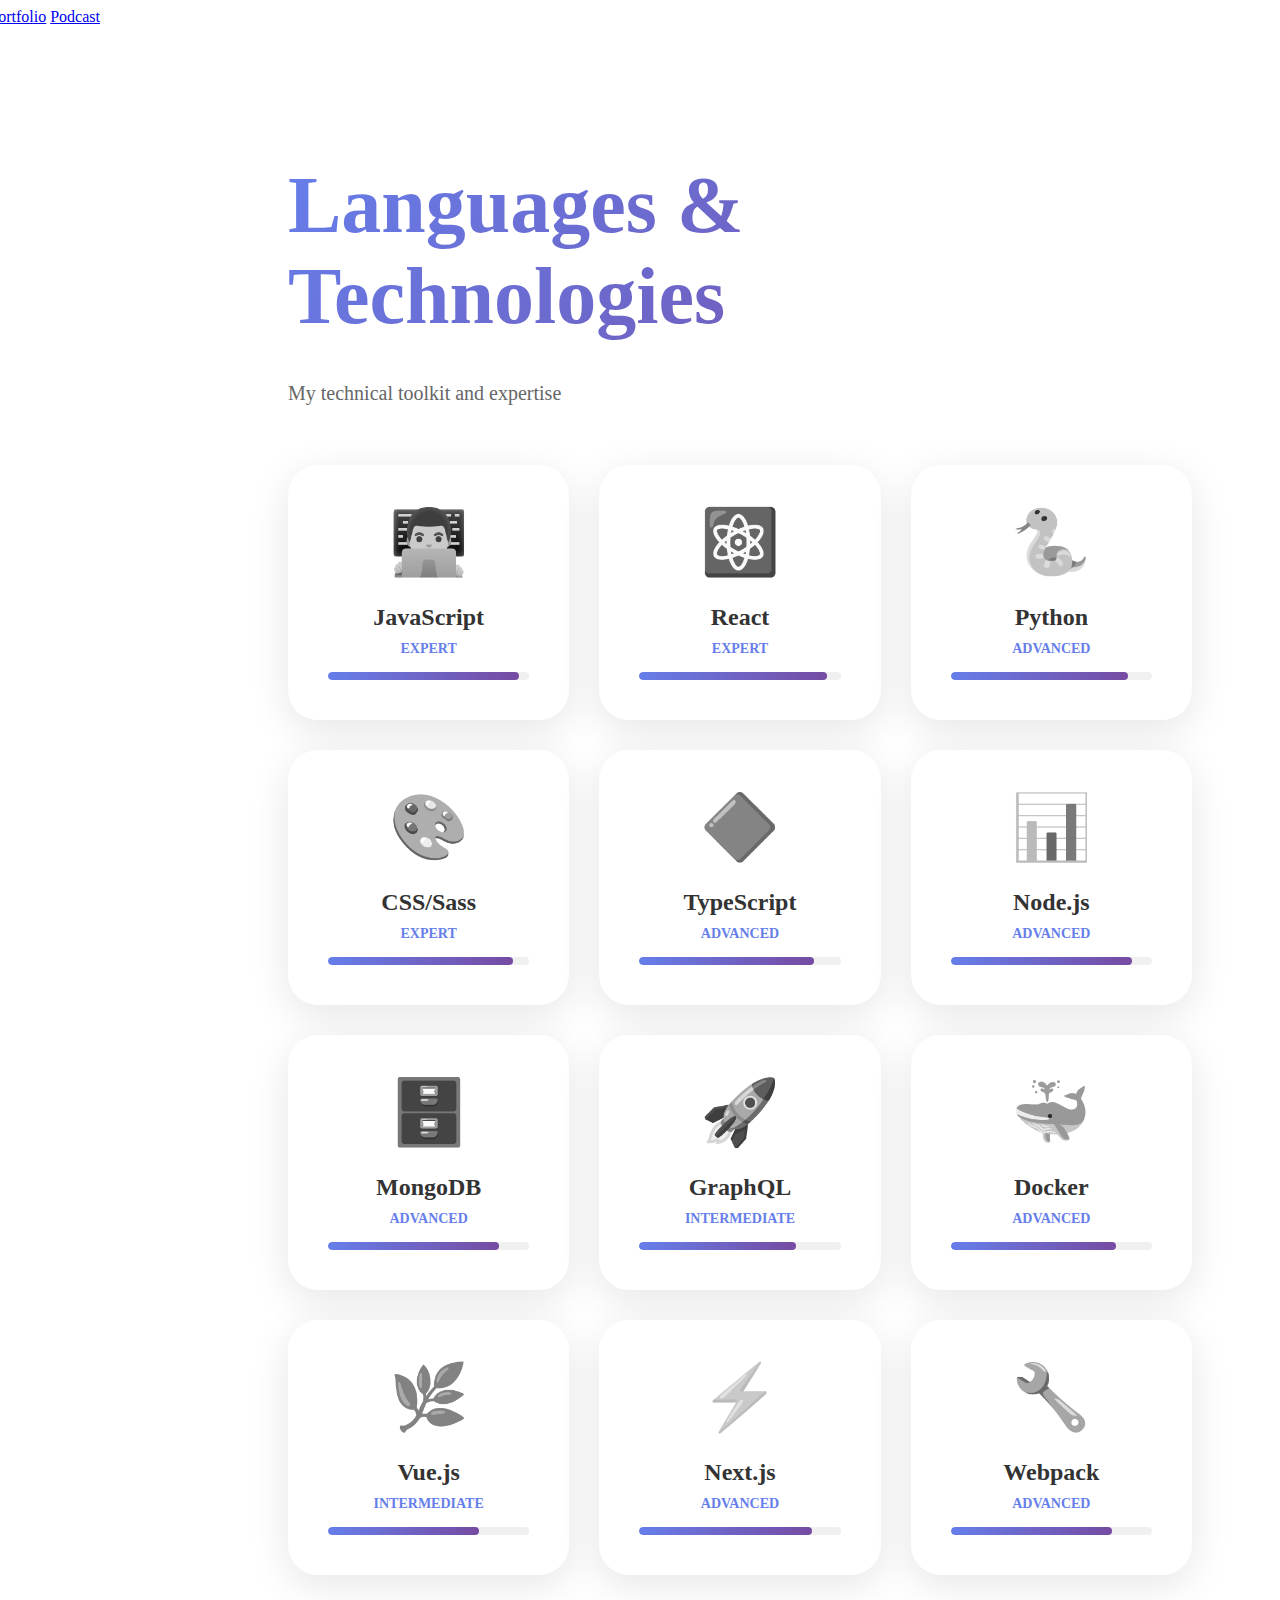
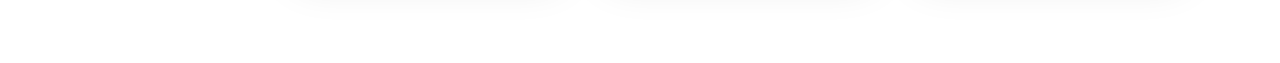
<file: web devloper/languages.html>
<!DOCTYPE html>
<html lang="en">
<head>
    <meta charset="UTF-8">
    <meta name="viewport" content="width=device-width, initial-scale=1.0">
    <title>Languages - Vaibhav Shh</title>
    <link rel="stylesheet" href="style.css">
    <style>
        .page-content {
            margin-left: 200px;
            padding: 80px;
            max-width: 1400px;
        }
        
        .page-title {
            font-size: 80px;
            font-weight: 900;
            color: #000;
            margin-bottom: 40px;
            background: linear-gradient(135deg, #667eea 0%, #764ba2 100%);
            -webkit-background-clip: text;
            -webkit-text-fill-color: transparent;
        }
        
        .languages-grid {
            display: grid;
            grid-template-columns: repeat(auto-fit, minmax(250px, 1fr));
            gap: 30px;
            margin-top: 60px;
        }
        
        .language-card {
            background: #fff;
            padding: 40px;
            border-radius: 30px;
            box-shadow: 0 10px 40px rgba(0, 0, 0, 0.1);
            transition: all 0.3s ease;
            text-align: center;
            cursor: pointer;
            position: relative;
            overflow: hidden;
        }
        
        .language-card::before {
            content: '';
            position: absolute;
            top: 0;
            left: 0;
            width: 100%;
            height: 5px;
            background: linear-gradient(90deg, #667eea 0%, #764ba2 100%);
            transform: scaleX(0);
            transition: transform 0.3s ease;
        }
        
        .language-card:hover::before {
            transform: scaleX(1);
        }
        
        .language-card:hover {
            transform: translateY(-15px);
            box-shadow: 0 20px 60px rgba(0, 0, 0, 0.2);
        }
        
        .language-icon {
            font-size: 64px;
            margin-bottom: 20px;
            filter: grayscale(100%);
            transition: filter 0.3s ease;
        }
        
        .language-card:hover .language-icon {
            filter: grayscale(0%);
        }
        
        .language-name {
            font-size: 24px;
            font-weight: 700;
            color: #333;
            margin-bottom: 10px;
        }
        
        .language-level {
            font-size: 14px;
            color: #667eea;
            font-weight: 600;
            margin-bottom: 15px;
        }
        
        .progress-bar {
            width: 100%;
            height: 8px;
            background: #f0f0f0;
            border-radius: 10px;
            overflow: hidden;
        }
        
        .progress-fill {
            height: 100%;
            background: linear-gradient(90deg, #667eea 0%, #764ba2 100%);
            border-radius: 10px;
            transition: width 0.3s ease;
        }
    </style>
</head>
<body>
    <nav class="sidebar-nav">
        <a href="aboutme.html" class="nav-item" data-testid="nav-about">About Me</a>
        <a href="clients.html" class="nav-item" data-testid="nav-clients">Clients</a>
        <a href="research.html" class="nav-item" data-testid="nav-research">Research</a>
        <a href="index.html" class="nav-item" data-testid="nav-portfolio">Portfolio</a>
        <a href="podcast.html" class="nav-item" data-testid="nav-podcast">Podcast</a>
    </nav>

    <div class="page-content">
        <h1 class="page-title" data-testid="page-title">Languages & Technologies</h1>
        <p style="font-size: 20px; color: #666; margin-bottom: 20px;">My technical toolkit and expertise</p>
        
        <div class="languages-grid">
            <div class="language-card" data-testid="language-card-1">
                <div class="language-icon">👨‍💻</div>
                <h3 class="language-name">JavaScript</h3>
                <div class="language-level">EXPERT</div>
                <div class="progress-bar">
                    <div class="progress-fill" style="width: 95%;"></div>
                </div>
            </div>
            
            <div class="language-card" data-testid="language-card-2">
                <div class="language-icon">⚛️</div>
                <h3 class="language-name">React</h3>
                <div class="language-level">EXPERT</div>
                <div class="progress-bar">
                    <div class="progress-fill" style="width: 93%;"></div>
                </div>
            </div>
            
            <div class="language-card" data-testid="language-card-3">
                <div class="language-icon">🐍</div>
                <h3 class="language-name">Python</h3>
                <div class="language-level">ADVANCED</div>
                <div class="progress-bar">
                    <div class="progress-fill" style="width: 88%;"></div>
                </div>
            </div>
            
            <div class="language-card" data-testid="language-card-4">
                <div class="language-icon">🎨</div>
                <h3 class="language-name">CSS/Sass</h3>
                <div class="language-level">EXPERT</div>
                <div class="progress-bar">
                    <div class="progress-fill" style="width: 92%;"></div>
                </div>
            </div>
            
            <div class="language-card" data-testid="language-card-5">
                <div class="language-icon">🔷</div>
                <h3 class="language-name">TypeScript</h3>
                <div class="language-level">ADVANCED</div>
                <div class="progress-bar">
                    <div class="progress-fill" style="width: 87%;"></div>
                </div>
            </div>
            
            <div class="language-card" data-testid="language-card-6">
                <div class="language-icon">📊</div>
                <h3 class="language-name">Node.js</h3>
                <div class="language-level">ADVANCED</div>
                <div class="progress-bar">
                    <div class="progress-fill" style="width: 90%;"></div>
                </div>
            </div>
            
            <div class="language-card" data-testid="language-card-7">
                <div class="language-icon">🗄️</div>
                <h3 class="language-name">MongoDB</h3>
                <div class="language-level">ADVANCED</div>
                <div class="progress-bar">
                    <div class="progress-fill" style="width: 85%;"></div>
                </div>
            </div>
            
            <div class="language-card" data-testid="language-card-8">
                <div class="language-icon">🚀</div>
                <h3 class="language-name">GraphQL</h3>
                <div class="language-level">INTERMEDIATE</div>
                <div class="progress-bar">
                    <div class="progress-fill" style="width: 78%;"></div>
                </div>
            </div>
            
            <div class="language-card" data-testid="language-card-9">
                <div class="language-icon">🐳</div>
                <h3 class="language-name">Docker</h3>
                <div class="language-level">ADVANCED</div>
                <div class="progress-bar">
                    <div class="progress-fill" style="width: 82%;"></div>
                </div>
            </div>
            
            <div class="language-card" data-testid="language-card-10">
                <div class="language-icon">🌿</div>
                <h3 class="language-name">Vue.js</h3>
                <div class="language-level">INTERMEDIATE</div>
                <div class="progress-bar">
                    <div class="progress-fill" style="width: 75%;"></div>
                </div>
            </div>
            
            <div class="language-card" data-testid="language-card-11">
                <div class="language-icon">⚡</div>
                <h3 class="language-name">Next.js</h3>
                <div class="language-level">ADVANCED</div>
                <div class="progress-bar">
                    <div class="progress-fill" style="width: 86%;"></div>
                </div>
            </div>
            
            <div class="language-card" data-testid="language-card-12">
                <div class="language-icon">🔧</div>
                <h3 class="language-name">Webpack</h3>
                <div class="language-level">ADVANCED</div>
                <div class="progress-bar">
                    <div class="progress-fill" style="width: 80%;"></div>
                </div>
            </div>
        </div>
    </div>
    
    <script src="script.js"></script>
</body>
</html>
</file>
<file: style.css>
* {
    margin: 0;
    padding: 0;
    box-sizing: border-box;
}

:root {
    --bg-gradient-start: #f5f7fa;
    --bg-gradient-end: #e8edf2;
    --text-color: #333;
    --text-headings: #000;
    --nav-bg: rgba(255, 255, 255, 0.95);
    --card-shadow: rgba(0, 0, 0, 0.1);
}

.dark-mode {
    --bg-gradient-start: #1a1a2e;
    --bg-gradient-end: #16213e;
    --text-color: #e0e0e0;
    --text-headings: #ffffff;
    --nav-bg: rgba(26, 26, 46, 0.95);
    --card-shadow: rgba(0, 0, 0, 0.3);
}

body {
    font-family: 'Arial', sans-serif;
    background: linear-gradient(135deg, var(--bg-gradient-start) 0%, var(--bg-gradient-end) 100%);
    color: var(--text-color);
    min-height: 100vh;
    overflow-x: hidden;
    transition: background 0.3s ease, color 0.3s ease;
}

/* Dark Mode Specific Overrides */
.dark-mode .nav-item {
    color: var(--text-color);
}

.dark-mode .portfolio-title {
    color: var(--text-headings);
}

.dark-mode .profile-text {
    color: #fff;
    /* Keep white for gradient background */
}

/* Theme Toggle Button */
.theme-toggle {
    position: fixed;
    top: 40px;
    right: 40px;
    z-index: 1001;
    background: var(--nav-bg);
    border: none;
    border-radius: 50%;
    width: 50px;
    height: 50px;
    cursor: pointer;
    box-shadow: 0 5px 15px var(--card-shadow);
    display: flex;
    align-items: center;
    justify-content: center;
    font-size: 24px;
    transition: all 0.3s ease;
}

.theme-toggle:hover {
    transform: scale(1.1);
}



.sidebar-nav {
    position: fixed;
    left: 40px;
    top: 50%;
    transform: translateY(-50%);
    display: flex;
    flex-direction: column;
    gap: 50px;
    z-index: 1000;
    background: var(--nav-bg);
    padding: 30px 15px;
    border-radius: 25px;
    box-shadow: 0 10px 40px var(--card-shadow);
}

.nav-item {
    writing-mode: vertical-rl;
    text-orientation: mixed;
    text-decoration: none;
    color: #333;
    font-weight: 600;
    font-size: 14px;
    letter-spacing: 1px;
    padding: 8px;
    border-radius: 8px;
    transition: all 0.3s ease;
    cursor: pointer;
}

.nav-item:hover,
.nav-item.active {
    background: linear-gradient(135deg, #667eea 0%, #764ba2 100%);
    color: #fff;
    transform: scale(1.05);
}


.main-wrapper {
    display: flex;
    margin-left: 140px;
    padding: 60px 60px 60px 40px;
    gap: 40px;
    min-height: 100vh;
    align-items: center;
}


.left-section {
    flex-shrink: 0;
}


.profile-card {
    background: linear-gradient(135deg, #7c86d7 0%, #9b8fd9 50%, #d8a8db 100%);
    width: 450px;
    height: 650px;
    border-radius: 50px;
    position: relative;
    overflow: hidden;
    box-shadow: 0 20px 60px rgba(0, 0, 0, 0.15);
    transition: transform 0.3s ease;
}

.profile-card:hover {
    transform: translateY(-10px);
}

.profile-content {
    padding: 50px 40px;
    display: flex;
    flex-direction: column;
    align-items: center;
    height: 100%;
    position: relative;
}

.profile-image-wrapper {
    width: 260px;
    height: 260px;
    border-radius: 50%;
    background: linear-gradient(135deg, rgba(255, 255, 255, 0.3) 0%, rgba(255, 182, 193, 0.4) 100%);
    padding: 8px;
    margin-bottom: 40px;
    box-shadow: 0 10px 40px rgba(0, 0, 0, 0.2);
}

.profile-image {
    width: 100%;
    height: 100%;
    border-radius: 50%;
    object-fit: cover;
    filter: grayscale(100%);
}

.profile-text {
    text-align: center;
    color: #fff;
}

.intro {
    font-size: 28px;
    font-weight: 300;
    margin-bottom: 10px;
}

.name {
    font-size: 64px;
    font-weight: 700;
    line-height: 1.1;
    margin-bottom: 30px;
    text-shadow: 2px 2px 10px rgba(0, 0, 0, 0.2);
}

.email {
    font-size: 13px;
    opacity: 0.9;
    letter-spacing: 1px;
}

.profile-badge {
    position: absolute;
    bottom: 50px;
    right: 50px;
    width: 80px;
    height: 80px;
    animation: rotate 20s linear infinite;
}

@keyframes rotate {
    from {
        transform: rotate(0deg);
    }

    to {
        transform: rotate(360deg);
    }
}

.badge-icon {
    width: 100%;
    height: 100%;
}


.right-section {
    flex: 1;
    display: flex;
    flex-direction: column;
    justify-content: center;
}


.portfolio-header {
    margin-bottom: 40px;
}

.portfolio-title {
    font-size: 100px;
    font-weight: 900;
    color: var(--text-headings);
    letter-spacing: -3px;
    line-height: 0.9;
}


.stats-grid {
    display: grid;
    grid-template-columns: repeat(2, 1fr);
    grid-template-rows: repeat(2, 1fr);
    gap: 25px;
    max-width: 850px;
}


.stat-card {
    border-radius: 30px;
    overflow: hidden;
    box-shadow: 0 10px 40px rgba(0, 0, 0, 0.1);
    transition: transform 0.3s ease, box-shadow 0.3s ease;
    cursor: pointer;
    position: relative;
}

.stat-card:hover {
    transform: translateY(-10px);
    box-shadow: 0 20px 60px rgba(0, 0, 0, 0.2);
}


.projects-card {
    grid-row: span 2;
    height: 100%;
    min-height: 500px;
}


.languages-card,
.clients-card,
.experience-card {
    height: 237px;
}

.card-content {
    height: calc(100% - 80px);
    display: flex;
    align-items: center;
    justify-content: center;
    overflow: hidden;
}

.card-content.centered {
    background: #f0f0f0;
}

.card-content.dark {
    background: #4a4a4a;
}

.card-content.black {
    background: #000;
    position: relative;

}

.video-container {
    width: 300px;
    height: 300px;
    position: relative;
    background: linear-gradient(135deg, #ffeef8 0%, #ffe4d9 100%);
    display: flex;
    align-items: center;
    justify-content: center;
}

.coder-video {
    width: 100%;
    height: 100%;
    object-fit: cover;
    opacity: 0;
    transition: opacity 0.5s ease;
}

.coder-video.playing {
    opacity: 1;
}

.play-overlay {
    position: absolute;
    top: 0;
    left: 0;
    width: 100%;
    height: 100%;
    display: flex;
    align-items: center;
    justify-content: center;
    background: rgba(255, 182, 193, 0.3);
    transition: opacity 0.3s ease;
}

.play-overlay.hidden {
    opacity: 0;
    pointer-events: none;
}

.play-icon {
    width: 80px;
    height: 80px;
    background: rgba(255, 255, 255, 0.9);
    border-radius: 50%;
    display: flex;
    align-items: center;
    justify-content: center;
    font-size: 32px;
    color: #7c86d7;
    box-shadow: 0 10px 30px rgba(0, 0, 0, 0.2);
    transition: all 0.3s ease;
}

.play-overlay:hover .play-icon {
    transform: scale(1.1);
    background: #fff;
}


.icon-wrapper {
    width: 100px;
    height: 100px;
}

.card-icon,
.apple-icon {
    width: 100%;
    height: 100%;
}

.spiral-icon {
    width: 120px;
    height: 120px;
}

.spiral-svg {
    width: 100%;
    height: 100%;
    animation: pulse 3s ease-in-out infinite;
}

@keyframes pulse {

    0%,
    100% {
        transform: scale(1);
    }

    50% {
        transform: scale(1.05);
    }
}


.card-footer {
    height: 80px;
    padding: 15px 25px;
    display: flex;
    flex-direction: column;
    justify-content: center;
}

.card-footer.mint {
    background: linear-gradient(135deg, #a8e6cf 0%, #7dd3ae 100%);
}

.card-footer.purple {
    background: linear-gradient(135deg, #9b7fd4 0%, #7c6bb5 100%);
    display: flex;
    align-items: center;
    justify-content: center;
}

.card-footer.orange {
    background: linear-gradient(135deg, #ffb347 0%, #ff9f47 100%);
    position: relative;

}

.card-footer-text {
    height: 80px;
    padding: 15px 25px;
    background: #4a4a4a;
    display: flex;
    align-items: center;
    justify-content: center;

}

.stat-number {
    font-size: 48px;
    font-weight: 900;
    color: #fff;
    line-height: 1;
    margin-bottom: 5px;
}

.stat-label {
    font-size: 16px;
    font-weight: 600;
    color: #fff;
    opacity: 0.9;
}

.stat-label-white {
    font-size: 18px;
    font-weight: 600;
    color: #fff;
}


@media (max-width: 1400px) {
    .main-wrapper {
        flex-direction: column;
        align-items: flex-start;
    }

    .right-section {
        width: 100%;
    }

    .portfolio-title {
        font-size: 80px;
    }
}

@media (max-width: 1024px) {
    .main-wrapper {
        margin-left: 100px;
        padding: 40px 30px;
    }

    .profile-card {
        width: 400px;
        height: 580px;
    }

    .portfolio-title {
        font-size: 70px;
    }

    .stats-grid {
        max-width: 700px;
    }
}

@media (max-width: 768px) {
    .sidebar-nav {
        left: 10px;
        padding: 20px 10px;
        gap: 30px;
    }

    .main-wrapper {
        margin-left: 80px;
        padding: 30px 20px;
    }

    .profile-card {
        width: 100%;
        max-width: 380px;
        height: 520px;
    }

    .portfolio-title {
        font-size: 50px;
    }

    .stats-grid {
        grid-template-columns: 1fr;
        grid-template-rows: auto;
    }

    .projects-card {
        grid-row: span 1;
        min-height: 400px;
    }
}

.stat-number {
    display: flex;
    justify-content: center;
    align-items: center;
}

.stat-label {
    display: flex;
    justify-content: center;
    align-items: center;
}

/* Video Card Styles */
.video-card {
    height: 237px;
    /* Match height of other cards */
    overflow: hidden;
}

.video-wrapper {
    padding: 0;
    background: #000;
    height: calc(100% - 80px);
    /* 237 - 80 for footer */
    display: flex;
    justify-content: center;
    align-items: center;
}

.portfolio-video {
    width: 100%;
    height: 100%;
    object-fit: cover;
}

.image-wrapper {
    padding: 0;
    overflow: hidden;
    height: calc(100% - 80px);
}

.card-image {
    width: 100%;
    height: 100%;
    object-fit: cover;
    transition: transform 0.5s ease;
}

.stat-card:hover .card-image {
    transform: scale(1.1);
}
</file>
<file: web devloper/style.css>
nav{
    position: relative;
    right: 200px;
}
</file>
